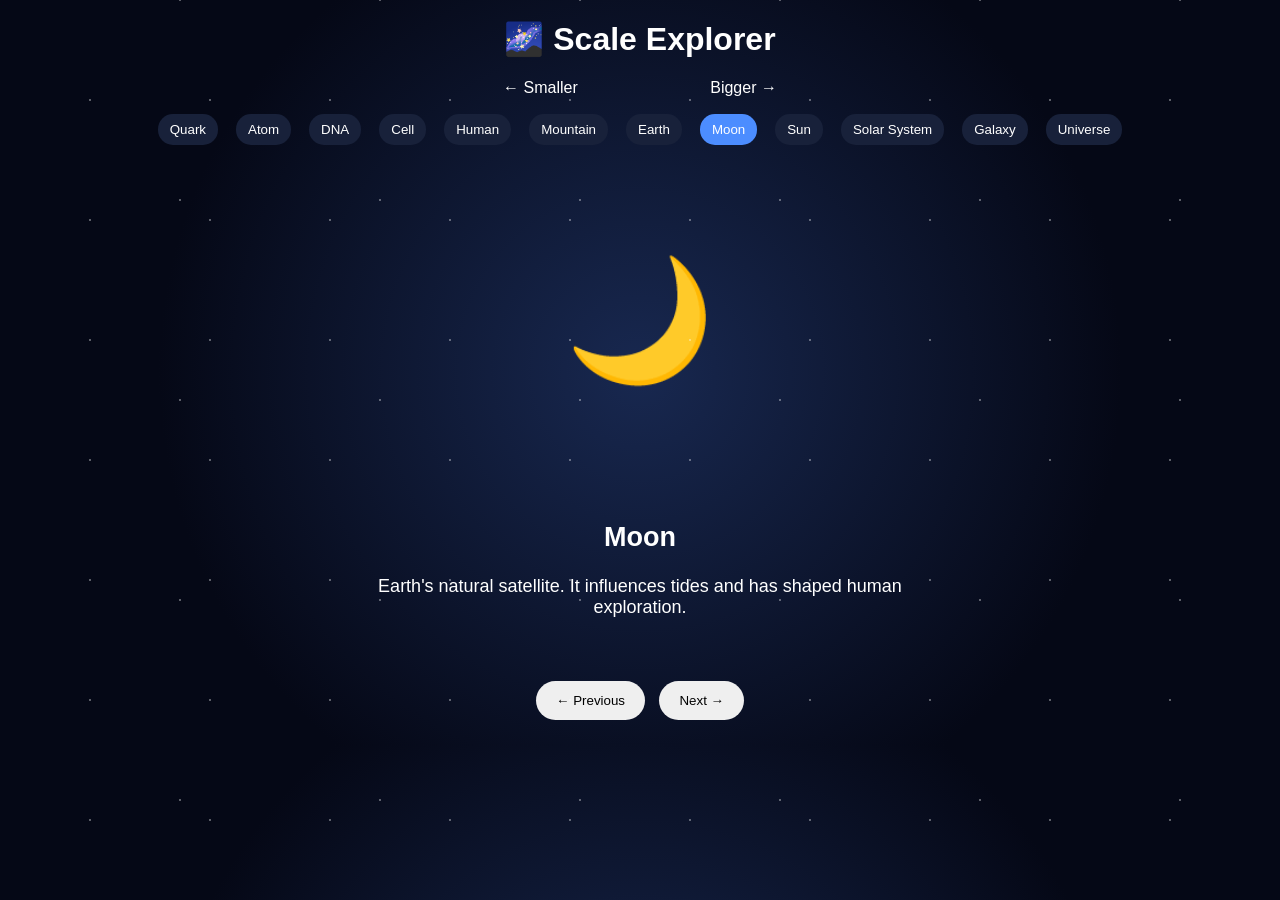
<file: index.html>
<!DOCTYPE html>
<html lang="en">
<head>
<meta charset="UTF-8">
<meta name="viewport" content="width=device-width, initial-scale=1.0">

<title>Scale Explorer v0.3</title>

<style>

body {

    margin:0;

    background:
    radial-gradient(circle at center, #182850 0%, #050816 65%);

    color:white;

    font-family:Arial, sans-serif;

    text-align:center;

    overflow-x:hidden;

}


/* Space stars */

body::before {

    content:"";

    position:fixed;

    inset:0;

    background-image:
    radial-gradient(circle, white 1px, transparent 1px),
    radial-gradient(circle, white 1px, transparent 1px);

    background-size:
    120px 120px,
    200px 200px;

    background-position:
    30px 40px,
    80px 100px;

    opacity:0.35;

    pointer-events:none;

}



h1 {

    margin:20px;

}



.scale-container {

    display:flex;

    justify-content:center;

    flex-wrap:wrap;

    gap:8px;

    padding:10px;

}



.scale-button {

    background:#18213a;

    color:white;

    border:none;

    padding:8px 12px;

    border-radius:15px;

    cursor:pointer;

}



.scale-button:hover {

    background:#334b85;

}



.active {

    background:#4c8dff;

}




.viewer {

    height:320px;

    display:flex;

    justify-content:center;

    align-items:center;

}




.object {

    font-size:120px;

    animation:float 3s infinite ease-in-out;

}



@keyframes float {

    0% {

        transform:translateY(0);

    }


    50% {

        transform:translateY(-15px);

    }


    100% {

        transform:translateY(0);

    }

}




/* Living Earth */

.earth {


    width:190px;

    height:190px;

    border-radius:50%;


    background:

    linear-gradient(

    90deg,

    #06152f,

    #1478d4,

    #4fd0ff,

    #06234d

    );


    box-shadow:

    0 0 25px #4db8ff,

    0 0 60px rgba(80,180,255,0.6),

    0 0 100px rgba(80,180,255,0.3);



    animation:

    rotateEarth 12s linear infinite;


    position:relative;

}



.earth::after {


    content:"";


    position:absolute;


    right:0;

    top:0;


    width:50%;

    height:100%;


    border-radius:50%;


    background:

    rgba(0,0,30,0.55);


}



@keyframes rotateEarth {


    from {

        transform:rotate(0deg);

    }


    to {

        transform:rotate(360deg);

    }

}



.info {


    max-width:600px;

    margin:auto;

    padding:20px;

    font-size:18px;

}



.controls {

    margin:20px;

}



button {

    padding:12px 20px;

    margin:5px;

    border-radius:20px;

    border:none;

    cursor:pointer;

}
</style>

</head>

<body>


<h1>🌌 Scale Explorer</h1>


<div>
← Smaller　　　　　　　　 Bigger →
</div>



<div class="scale-container" id="scaleButtons"></div>



<div class="viewer" id="viewer">

🌙

</div>




<div class="info">

<h2 id="title"></h2>

<p id="description"></p>

</div>




<div class="controls">


<button onclick="previousObject()">

← Previous

</button>


<button onclick="nextObject()">

Next →

</button>


</div>





<script>


const objects = [


{
name:"Quark",
icon:"⚛️",
text:"The smallest known building blocks of matter."
},


{
name:"Atom",
icon:"⚛️",
text:"The basic unit that forms everything around us."
},


{
name:"DNA",
icon:"🧬",
text:"The information system of life."
},


{
name:"Cell",
icon:"🔬",
text:"The fundamental unit of living organisms."
},


{
name:"Human",
icon:"🧍",
text:"You are here, exploring the universe."
},


{
name:"Mountain",
icon:"⛰️",
text:"A giant feature of Earth's surface."
},


{
name:"Earth",
type:"earth",
text:"You are here. Earth is a moving planet rotating through space. Every day, our planet turns once while traveling around the Sun."
},


{
name:"Moon",
icon:"🌙",
text:"Earth's natural satellite. It influences tides and has shaped human exploration."
},


{
name:"Sun",
icon:"☀️",
text:"The star that provides energy for life on Earth."
},


{
name:"Solar System",
icon:"🪐",
text:"Our planetary neighborhood around the Sun."
},


{
name:"Galaxy",
icon:"🌌",
text:"A huge collection of stars, gas, and planets."
},


{
name:"Universe",
icon:"✨",
text:"Everything that exists: space, time, matter, and energy."
}


];



let current = 7;



const buttons =
document.getElementById("scaleButtons");



objects.forEach((obj,index)=>{


let button=document.createElement("button");


button.className="scale-button";


button.innerText=obj.name;


button.onclick=()=>showObject(index);


buttons.appendChild(button);


});





function showObject(index){


current=index;


let obj=objects[index];



document.getElementById("title").innerText=obj.name;


document.getElementById("description").innerText=obj.text;



let viewer=document.getElementById("viewer");



if(obj.type==="earth"){


viewer.innerHTML='<div class="earth"></div>';


}

else{


viewer.innerHTML=
'<div class="object">'+obj.icon+'</div>';


}



updateButtons();


}





function updateButtons(){


document.querySelectorAll(".scale-button")
.forEach((button,index)=>{


if(index===current){


button.classList.add("active");


}

else{


button.classList.remove("active");


}


});


}





function nextObject(){


if(current < objects.length-1){


showObject(current+1);


}


}




function previousObject(){


if(current > 0){


showObject(current-1);


}


}




showObject(current);



</script>


</body>

</html>
</file>
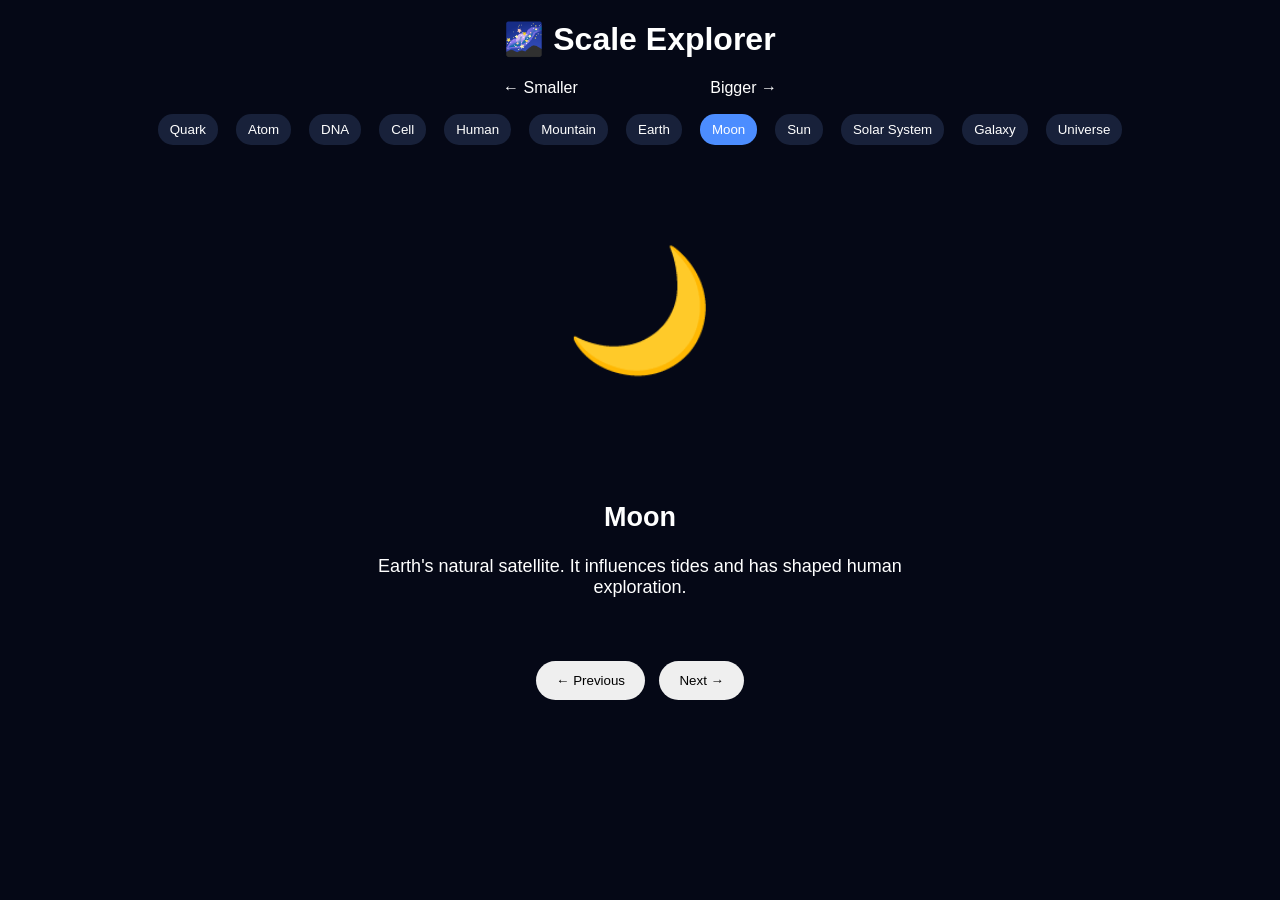
<file: index_v0.2.html>
<!DOCTYPE html>
<html lang="en">
<head>
<meta charset="UTF-8">
<meta name="viewport" content="width=device-width, initial-scale=1.0">

<title>Scale Explorer v0.2</title>

<style>

body {
    margin:0;
    background:#050816;
    color:white;
    font-family:Arial, sans-serif;
    text-align:center;
}

h1 {
    margin:20px 0;
}

.scale-container {
    display:flex;
    justify-content:center;
    flex-wrap:wrap;
    gap:8px;
    padding:10px;
}

.scale-button {
    background:#18213a;
    color:white;
    border:none;
    padding:8px 12px;
    border-radius:15px;
    cursor:pointer;
}

.scale-button:hover {
    background:#334b85;
}

.active {
    background:#4c8dff;
}


.viewer {

    height:300px;
    display:flex;
    justify-content:center;
    align-items:center;

    font-size:120px;

    position:relative;
}


.object {
    animation:float 3s infinite ease-in-out;
}


@keyframes float {

    0% {transform:translateY(0);}
    50% {transform:translateY(-15px);}
    100% {transform:translateY(0);}

}


/* Earth animation */

.earth {

    width:180px;
    height:180px;

    border-radius:50%;

    background:
    radial-gradient(circle at 30% 30%,
    #6ee7ff,
    #1478d4 40%,
    #06234d 80%);

    box-shadow:
    0 0 40px #4db8ff;

    animation:
    rotateEarth 12s linear infinite;

}


@keyframes rotateEarth {

    from {
        transform:rotate(0deg);
    }

    to {
        transform:rotate(360deg);
    }

}


.info {

    padding:20px;

    max-width:600px;

    margin:auto;

    font-size:18px;

}


.controls {

    margin:20px;

}


button {

    padding:12px 20px;

    margin:5px;

    border-radius:20px;

    border:none;

    cursor:pointer;

}

</style>

</head>


<body>


<h1>🌌 Scale Explorer</h1>


<div>
← Smaller　　　　　　　　 Bigger →
</div>


<div class="scale-container" id="scaleButtons"></div>



<div class="viewer" id="viewer">

🌙

</div>



<div class="info">

<h2 id="title">
Moon
</h2>

<p id="description">
Natural satellite of Earth.
</p>

</div>



<div class="controls">

<button onclick="previousObject()">
← Previous
</button>


<button onclick="nextObject()">
Next →
</button>


</div>




<script>


const objects = [


{
name:"Quark",
icon:"⚛️",
text:"The smallest known building blocks of matter."
},


{
name:"Atom",
icon:"⚛️",
text:"The basic unit that forms everything around us."
},


{
name:"DNA",
icon:"🧬",
text:"The information system of life."
},


{
name:"Cell",
icon:"🔬",
text:"The fundamental unit of living organisms."
},


{
name:"Human",
icon:"🧍",
text:"You are here, exploring the universe."
},


{
name:"Mountain",
icon:"⛰️",
text:"A giant feature of Earth's surface."
},


{
name:"Earth",
type:"earth",
text:"Your home planet. Earth rotates every day and travels through space around the Sun."
},


{
name:"Moon",
icon:"🌙",
text:"Earth's natural satellite. It influences tides and has shaped human exploration."
},


{
name:"Sun",
icon:"☀️",
text:"The star that provides energy for life on Earth."
},


{
name:"Solar System",
icon:"🪐",
text:"Our planetary neighborhood around the Sun."
},


{
name:"Galaxy",
icon:"🌌",
text:"A huge collection of stars, gas, and planets."
},


{
name:"Universe",
icon:"✨",
text:"Everything that exists: space, time, matter, and energy."
}


];


let current = 7;



const buttons =
document.getElementById("scaleButtons");



objects.forEach((obj,index)=>{


let button=document.createElement("button");

button.className="scale-button";

button.innerText=obj.name;


button.onclick=()=>showObject(index);


buttons.appendChild(button);


});



function showObject(index){


current=index;


let obj=objects[index];


document.getElementById("title").innerText=obj.name;


document.getElementById("description").innerText=obj.text;



let viewer=document.getElementById("viewer");


if(obj.type==="earth"){

viewer.innerHTML='<div class="earth"></div>';

}

else{

viewer.innerHTML=
'<div class="object">'+obj.icon+'</div>';

}



updateButtons();

}




function updateButtons(){


let all=document.querySelectorAll(".scale-button");


all.forEach((b,i)=>{


if(i===current)

b.classList.add("active");

else

b.classList.remove("active");


});


}



function nextObject(){


if(current < objects.length-1)

showObject(current+1);


}



function previousObject(){


if(current>0)

showObject(current-1);


}



// Start with Moon

showObject(current);


</script>


</body>

</html>
</file>
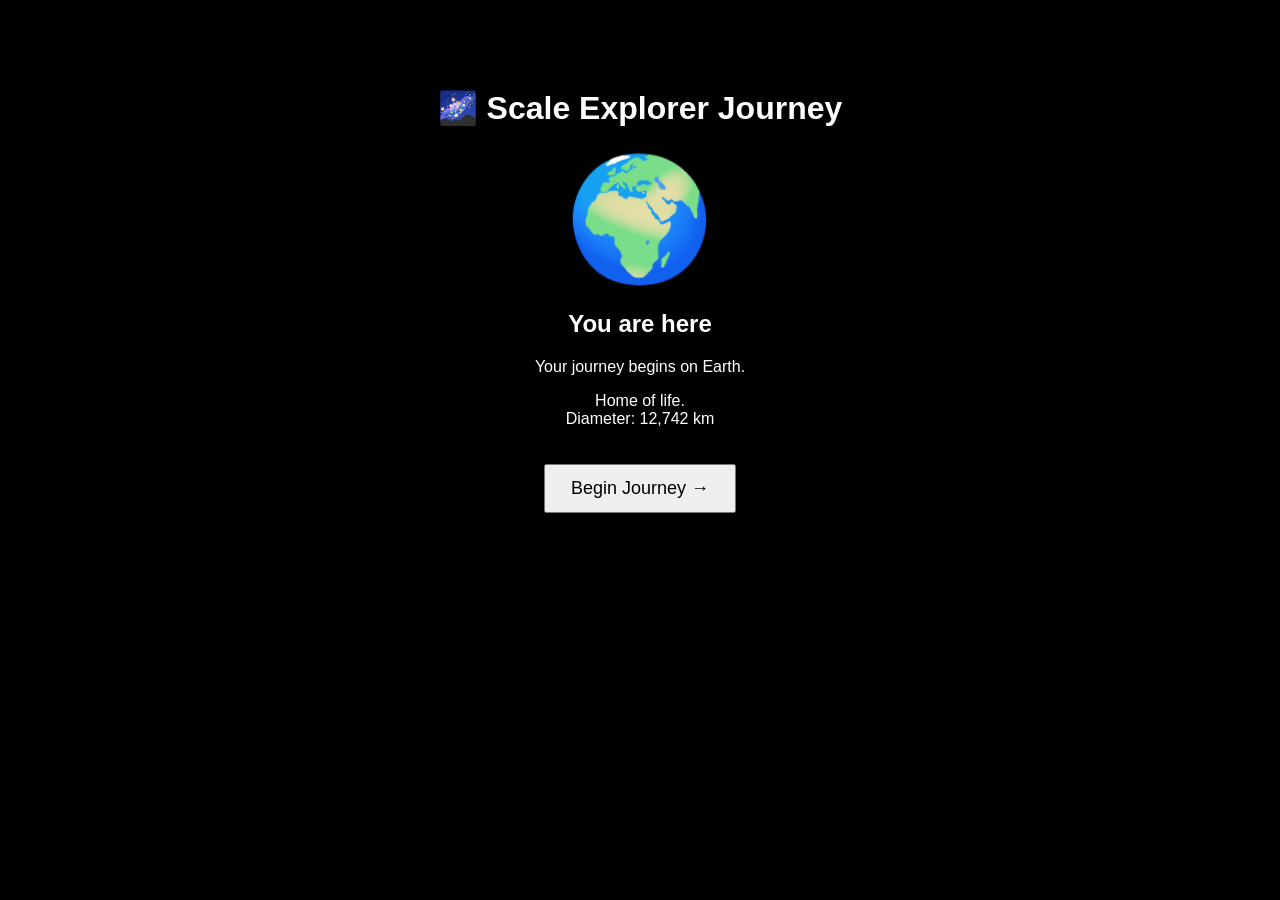
<file: journey_demo.html>
<!DOCTYPE html>
<html>
<head>

<title>Scale Explorer Journey</title>

<style>

body {
    background: black;
    color: white;
    text-align: center;
    font-family: Arial, sans-serif;
    padding-top: 60px;
}

.earth,
.moon {
    font-size: 120px;
    animation: float 4s infinite ease-in-out;
}

button {
    padding: 12px 25px;
    font-size: 18px;
    cursor: pointer;
    margin-top: 20px;
}

.hidden {
    display: none;
}

@keyframes float {

0% {
transform: translateY(0);
}

50% {
transform: translateY(-15px);
}

100% {
transform: translateY(0);
}

}

</style>

</head>


<body>


<h1>🌌 Scale Explorer Journey</h1>


<section id="earthScene">

<div class="earth">
🌍
</div>


<h2>You are here</h2>


<p>
Your journey begins on Earth.
</p>


<p>
Home of life.
<br>
Diameter: 12,742 km
</p>


<button onclick="startJourney()">
Begin Journey →
</button>


</section>



<section id="moonScene" class="hidden">


<div class="moon">
🌙
</div>


<h2>The Moon</h2>


<p>
Our nearest neighbour in space.
</p>


<p>
Distance from Earth:
<br>
384,400 km
</p>


<button onclick="returnEarth()">
Return to Earth
</button>


</section>



<script>


function startJourney(){

document.getElementById("earthScene")
.classList.add("hidden");


document.getElementById("moonScene")
.classList.remove("hidden");

}



function returnEarth(){

document.getElementById("moonScene")
.classList.add("hidden");


document.getElementById("earthScene")
.classList.remove("hidden");

}


</script>


</body>
</html>
</file>
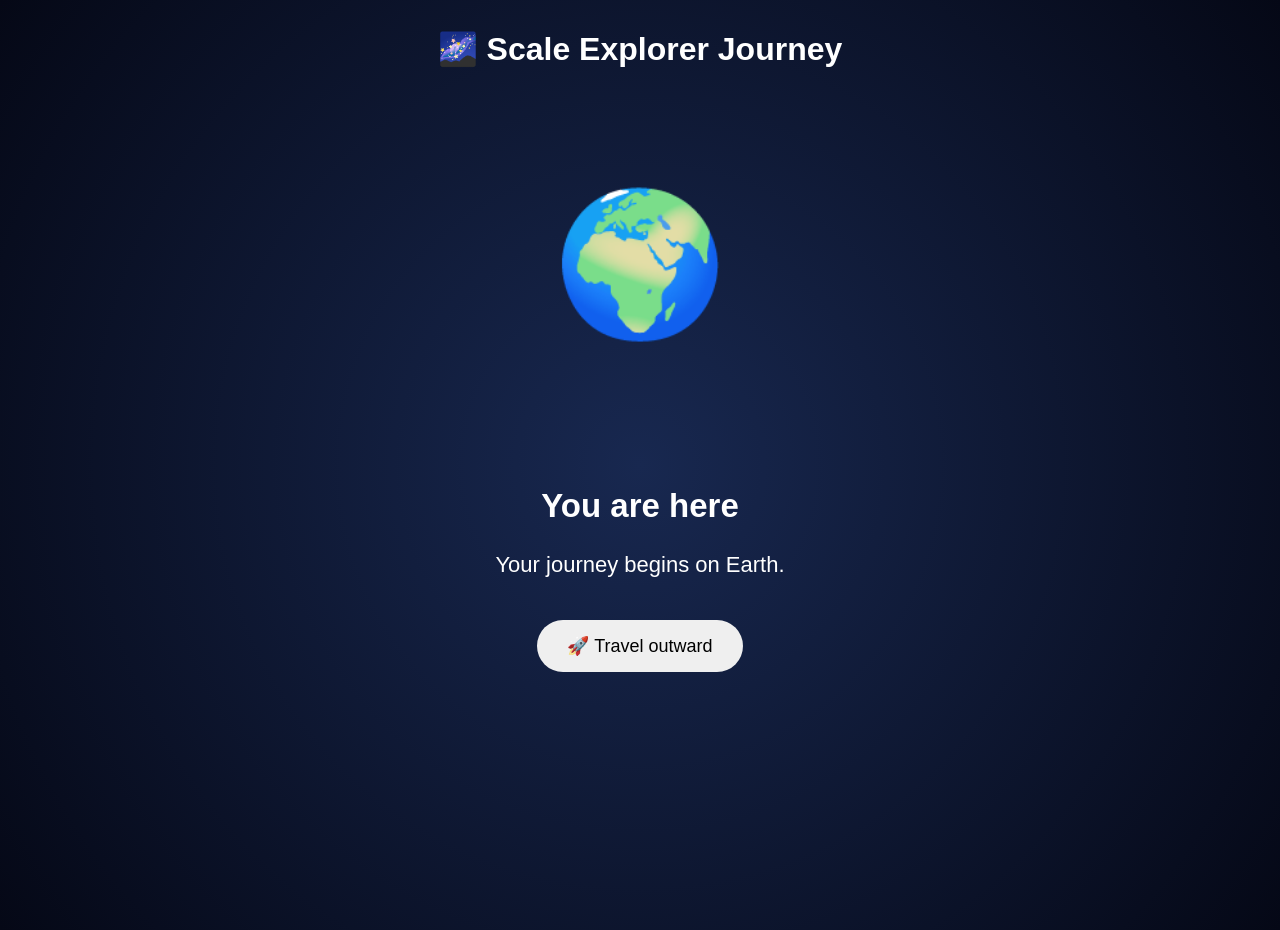
<file: journey_demo_v0.1_backup.html>
<!DOCTYPE html>
<html lang="en">

<head>

<meta charset="UTF-8">
<meta name="viewport" content="width=device-width, initial-scale=1.0">

<title>Scale Explorer Journey Demo</title>


<style>

body {

    margin:0;

    height:100vh;

    background:
    radial-gradient(circle at center,#182850,#050816);

    color:white;

    font-family:Arial,sans-serif;

    text-align:center;

    overflow:hidden;

}



h1 {

    margin-top:30px;

}



.space {

    height:350px;

    display:flex;

    justify-content:center;

    align-items:center;

}



.object {

    font-size:140px;

    animation:float 3s infinite ease-in-out;

}



.earth {

    width:220px;

    height:220px;

    border-radius:50%;


    background:
    radial-gradient(circle at 35% 35%,
    #4fd0ff,
    #1478d4 45%,
    #06234d 90%);


    box-shadow:

    0 0 40px #4db8ff,
    0 0 100px rgba(80,180,255,0.5);


    animation:rotate 15s linear infinite;

}



@keyframes rotate {

    from {
        transform:rotate(0deg);
    }

    to {
        transform:rotate(360deg);
    }

}



@keyframes float {

    0% {
        transform:translateY(0);
    }

    50% {
        transform:translateY(-20px);
    }

    100% {
        transform:translateY(0);
    }

}



button {

    padding:15px 30px;

    border:none;

    border-radius:30px;

    font-size:18px;

    cursor:pointer;

}



.info {

    font-size:22px;

    padding:20px;

}



.small {

    font-size:16px;

    opacity:0.8;

}



</style>

</head>


<body>


<h1>🌌 Scale Explorer Journey</h1>


<div class="space" id="viewer">

🌍

</div>



<div class="info">

<h2 id="title">
You are here
</h2>


<p id="text">
Your journey begins on Earth.
</p>


</div>



<button onclick="nextStep()">

🚀 Travel outward

</button>




<script>


const journey = [


{

title:"You are here",

icon:"🌍",

text:"Your journey begins on Earth."

},


{

title:"Earth",

earth:true,

text:"A living planet traveling through space. This is our home."

},


{

title:"Moon",

icon:"🌙",

text:"Earth's companion. A world that has inspired exploration."

},


{

title:"Sun",

icon:"☀️",

text:"Our star. The source of energy that powers Earth."

},


{

title:"Solar System",

icon:"🪐",

text:"A family of worlds orbiting the Sun."

},


{

title:"Galaxy",

icon:"🌌",

text:"A huge island of hundreds of billions of stars."

},


{

title:"Universe",

icon:"✨",

text:"Everything we know: space, time, matter, and energy."

}


];


let current=0;



function nextStep(){


if(current < journey.length-1){

current++;

}



show();


}




function show(){


let item=journey[current];


document.getElementById("title").innerText=item.title;


document.getElementById("text").innerText=item.text;



let viewer=document.getElementById("viewer");



if(item.earth){


viewer.innerHTML='<div class="earth"></div>';

}

else{


viewer.innerHTML=
'<div class="object">'+item.icon+'</div>';

}



}



show();


</script>



</body>

</html>
</file>
